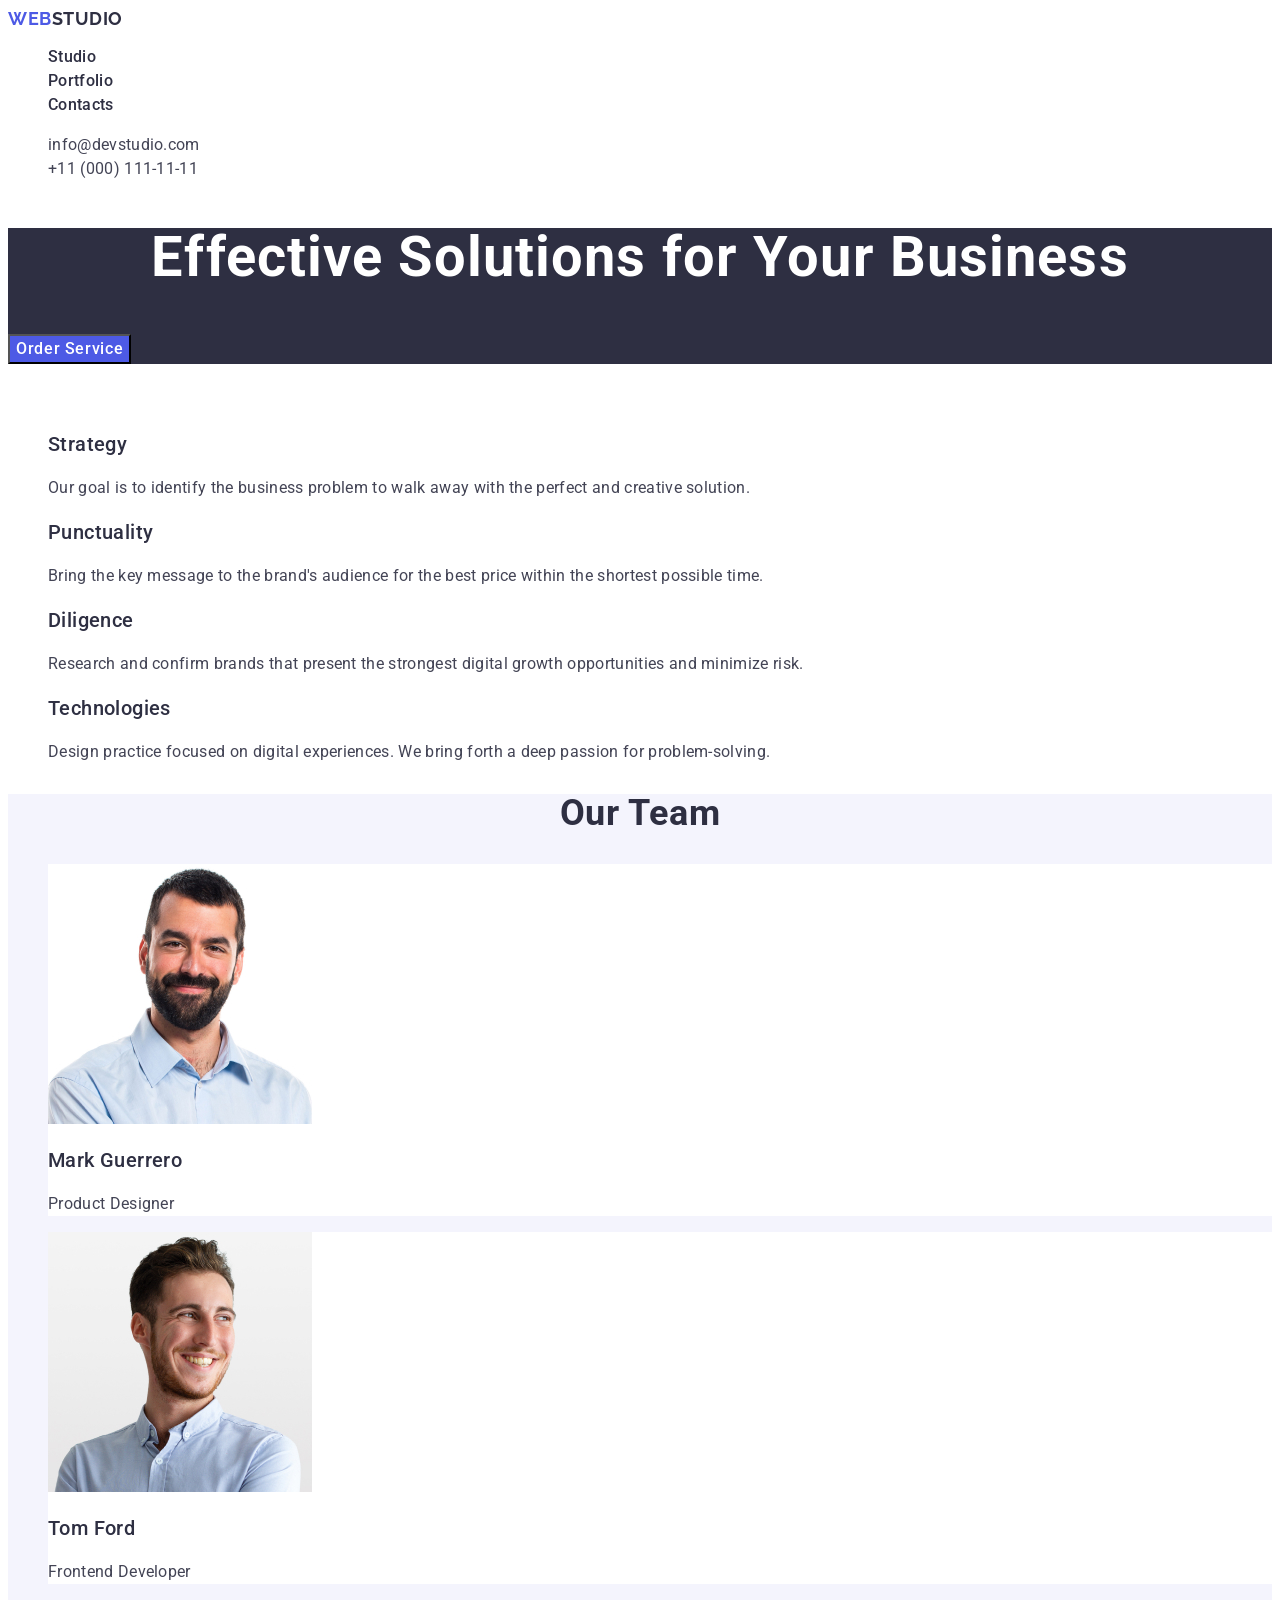
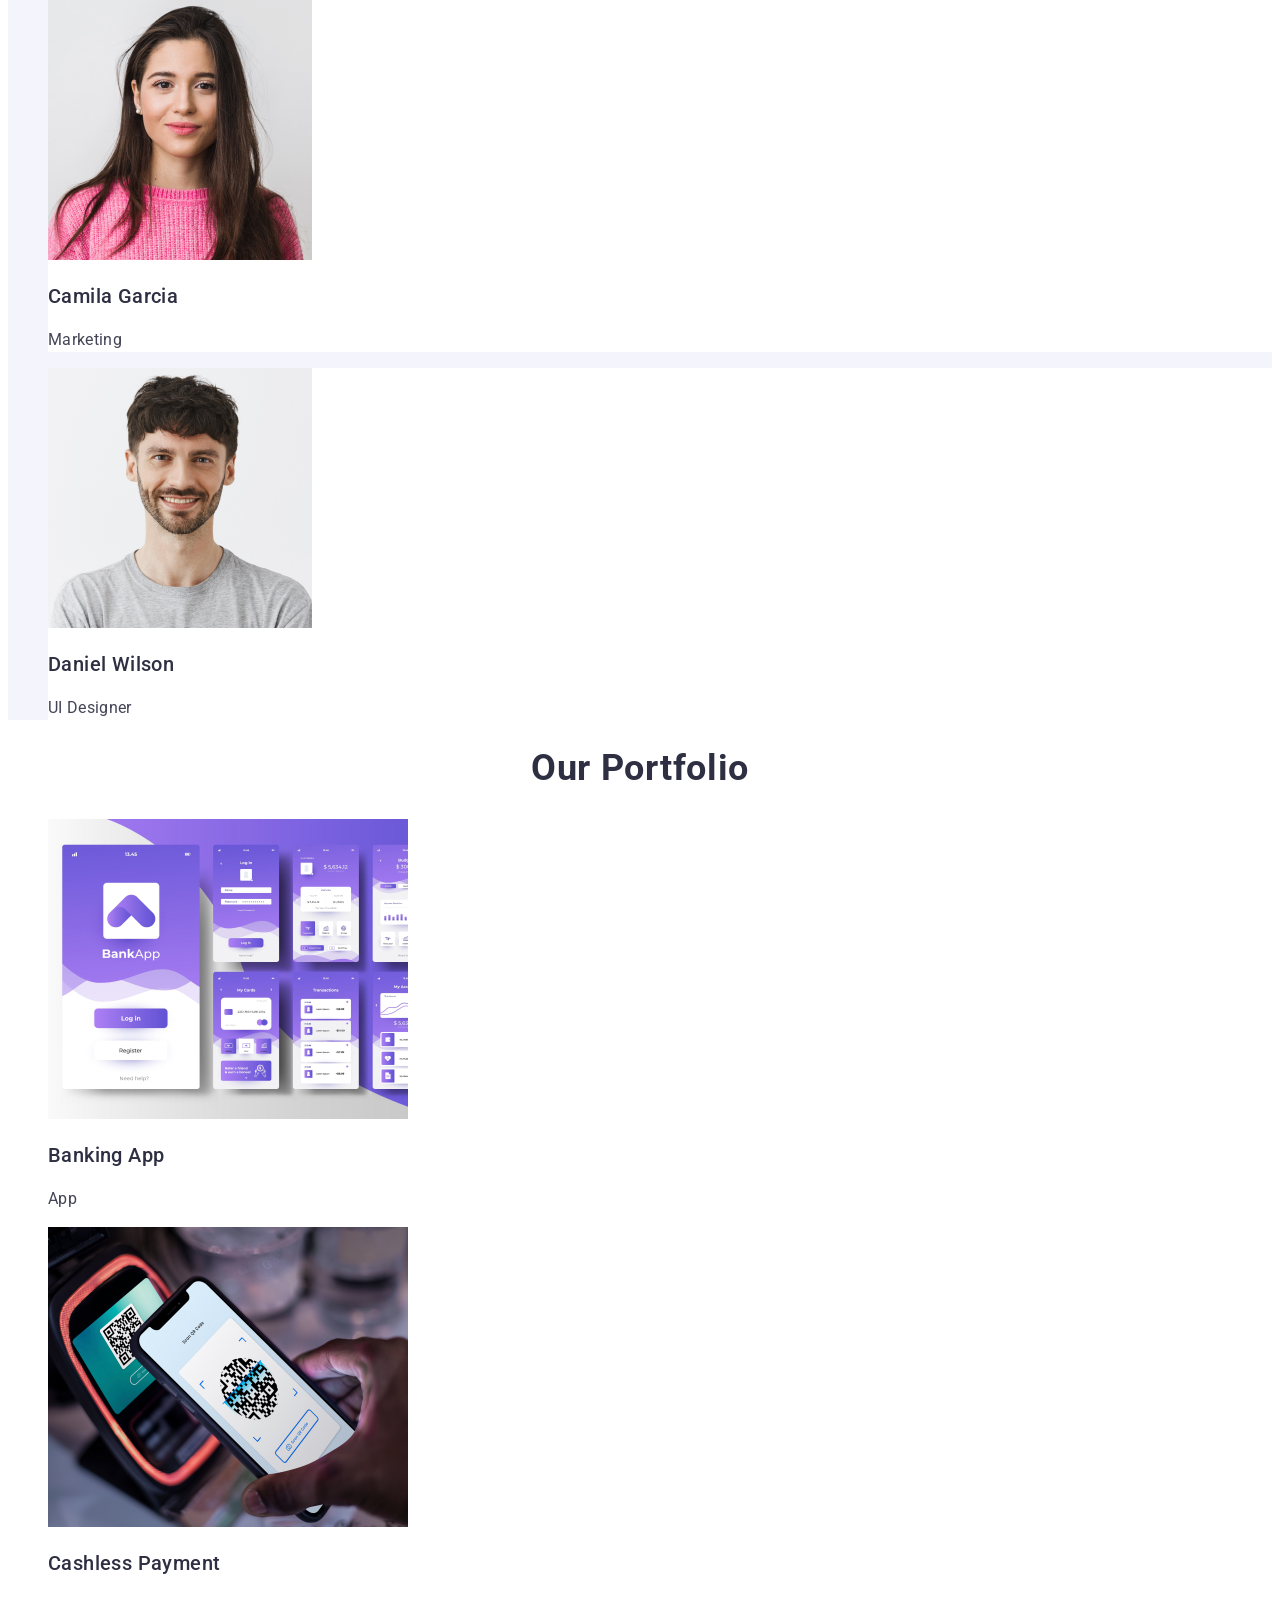
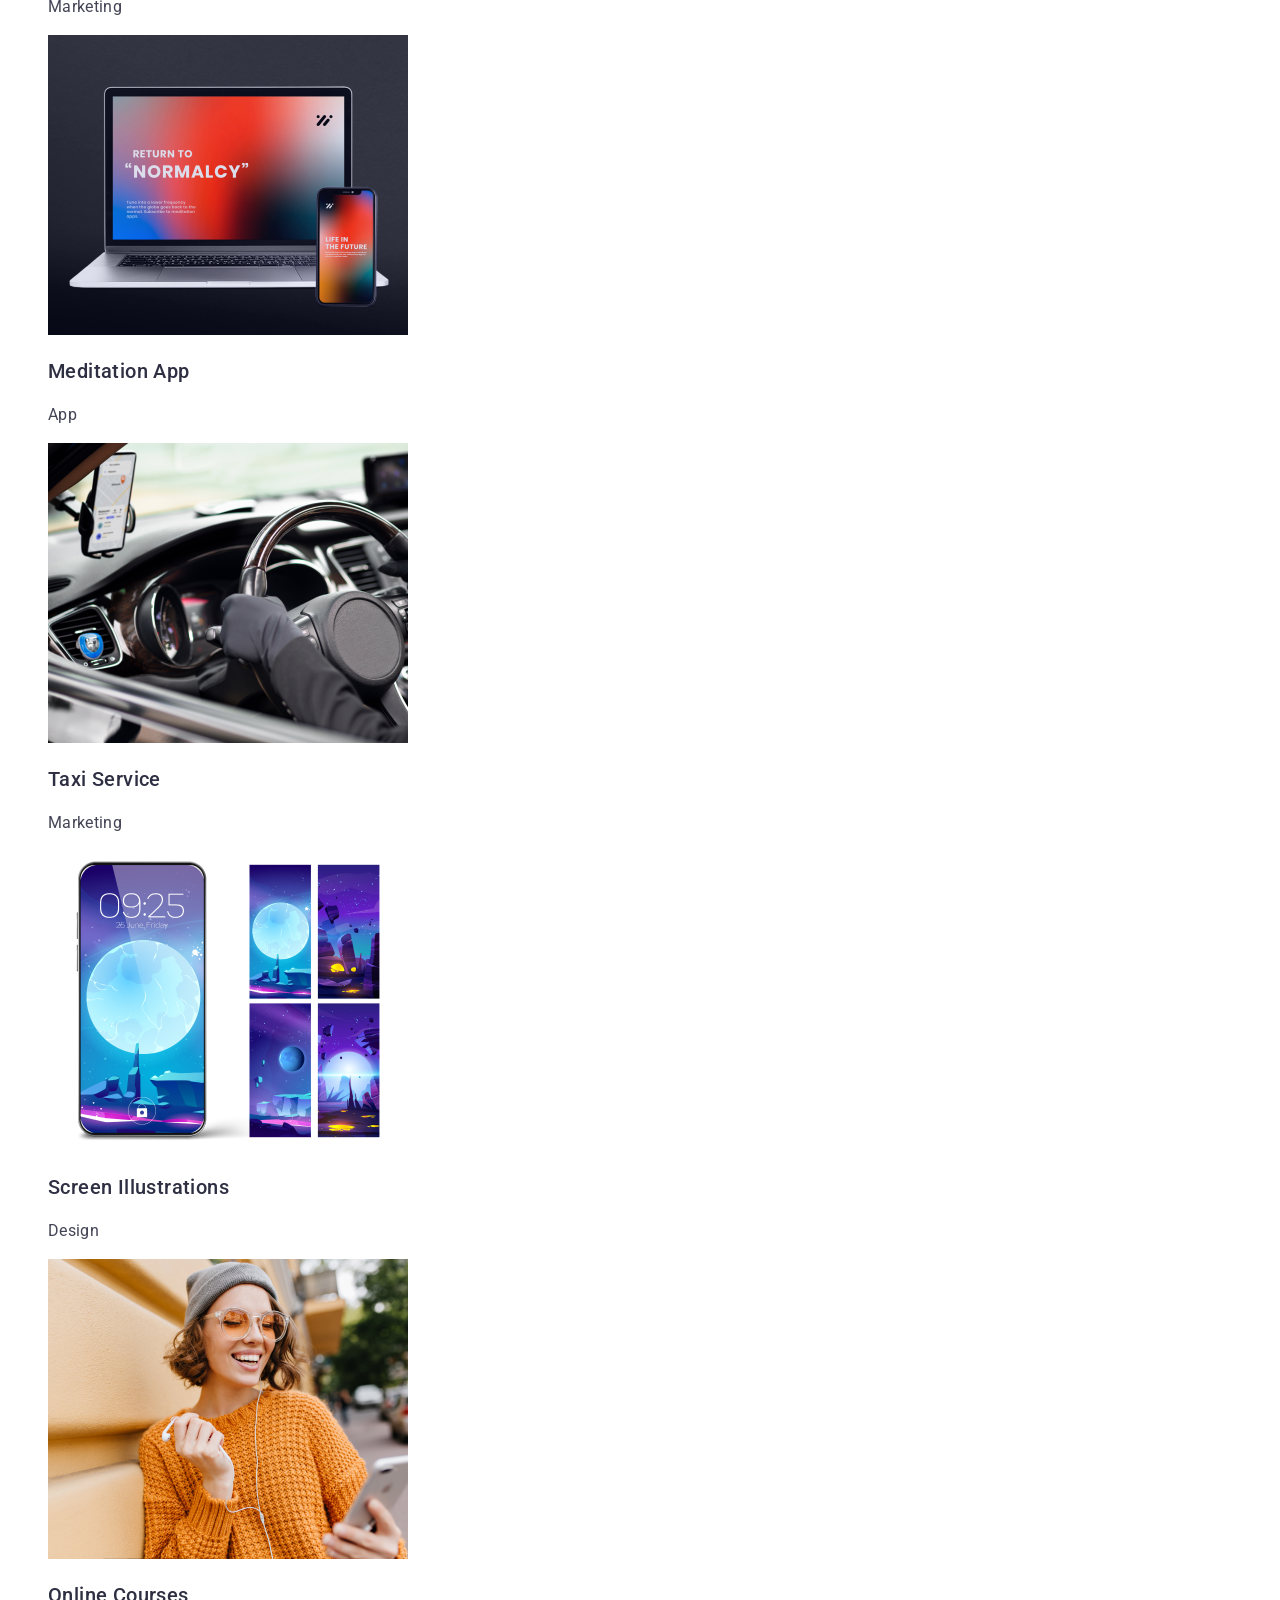
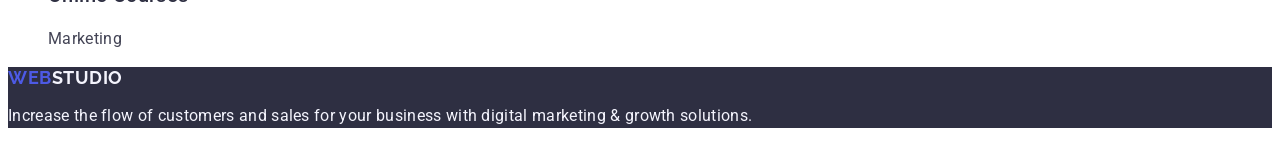
<file: index.html>
<!DOCTYPE html>
<html lang="en">
<head>
    <meta charset="UTF-8">
    <meta name="viewport" content="width=device-width, initial-scale=1.0">
    <title>Document</title>
    <link rel="stylesheet" href="https://cdnjs.com/libraries/modern-normalize">
    <link rel="preconnect" href="https://fonts.googleapis.com">
    <link rel="preconnect" href="https://fonts.gstatic.com" crossorigin>
    <link
        href="https://fonts.googleapis.com/css2?family=Raleway:ital,wght@0,700;1,700&family=Roboto:wght@400;500;700&display=swap"
        rel="stylesheet">
    <link href="./css/styles.css" rel="stylesheet">
</head>
<body>
    <header>
        <nav>
            <a class="logo" href="./index.html">Web<span class="studio">Studio</span></a>
            <ul class="navigation">
                <li>
                    <a class="link" href="./index.html">Studio</a>
                </li>
                <li>
                    <a class="link" href="">Portfolio</a>
                </li>
                <li>
                    <a class="link" href="">Contacts</a>
                </li>
            </ul>
        </nav>
        <address class="contacts">
            <ul>
                <li>
                    <a class="link" href="mailto:info@devstudio.com">info@devstudio.com</a>
                </li>
                <li>
                    <a class="link" href="tel:+110001111111">+11 (000) 111-11-11</a>
                </li>
            </ul> 
        </address>
    </header>
    <main>
        <!--hero-->
        <section class="hero">
            <h1 class="main-title">Effective Solutions for Your Business</h1>
            <button class="order-button" type="button">Order Service</button>
        </section>
        <!--features-->
        <section class="features">
            <h2 class="trns-text">features</h2>
            <ul class="features-list">
                <li>
                    <h3 class="features-name">Strategy</h3>
                    <p class="text">
                    Our goal is to identify the business problem to walk away with the perfect and creative solution.
                    </p>
                </li>
                <li>
                    <h3 class="features-name">Punctuality</h3>
                    <p class="text">
                    Bring the key message to the brand's audience for the best price within the shortest possible time.
                    </p>
                </li>
                <li>
                    <h3 class="features-name">Diligence</h3>
                    <p class="text">
                    Research and confirm brands that present the strongest digital growth opportunities and minimize risk.
                    </p>
                </li>
                <li>
                    <h3 class="features-name">Technologies</h3>
                    <p class="text">
                    Design practice focused on digital experiences. We bring forth a deep passion for problem-solving.
                    </p>
                </li>
            </ul>
        </section>
        <!--team-->
        <section class="team">
            <h2 class="title">Our Team</h2>
            <ul class="team-list">
                <li class="team-card">
                    <img src="./images/1.jpg" alt="Mark Guerrero" 
                    width=264 
                    height=260>
                    <h3 class="member-name">Mark Guerrero</h3>
                    <p class="member-position">Product Designer</p>
                </li>
                <li class="team-card">
                    <img src="./images/2.jpg" alt="Tom Ford" 
                    width=264 
                    height=260>
                    <h3 class="member-name">Tom Ford</h3>
                    <p class="member-position">Frontend Developer</p>
                </li>
                <li class="team-card">
                    <img src="./images/3.jpg" alt="Camila Garcia" 
                    width=264 
                    height=260>
                    <h3 class="member-name">Camila Garcia</h3>
                    <p class="member-position">Marketing</p>
                </li>
                <li class="team-card">
                    <img src="./images/4.jpg" alt="Daniel Wilson" 
                    width=264 
                    height=260>
                    <h3 class="member-name">Daniel Wilson</h3>
                    <p class="member-position">UI Designer</p>
                </li>
            </ul>
        </section>
        <!--portfolio-->
        <section class="portfolio">
            <h2 class="title">Our Portfolio</h2>
            <ul class="portfolio-list">
                <li class="portfolio-card">
                    <img src="./images/5.jpg" alt="Banking App"
                    width=360
                    height=300>
                    <h3 class="product-name">Banking App</h3>
                    <p class="product-type">App</p>
                </li>
                <li class="portfolio-card">
                    <img src="./images/6.jpg" alt="Cashless Payment" 
                    width=360 
                    height=300>
                    <h3 class="product-name">Cashless Payment</h3>
                    <p class="product-type">Marketing</p>
                </li>
                <li class="portfolio-card">
                    <img src="./images/7.jpg" alt="Meditation App" 
                    width=360 
                    height=300>
                    <h3 class="product-name">Meditation App</h3>
                    <p class="product-type">App</p>
                </li>
                <li class="portfolio-card">
                    <img src="./images/8.jpg" alt="Taxi Service" 
                    width=360 
                    height=300>
                    <h3 class="product-name">Taxi Service</h3>
                    <p class="product-type">Marketing</p>
                </li>
                <li class="portfolio-card">
                    <img src="./images/9.jpg" alt="Screen Illustrations" 
                    width=360 
                    height=300>
                    <h3 class="product-name">Screen Illustrations</h3>
                    <p class="product-type">Design</p>
                </li>
                <li class="portfolio-card">
                    <img src="./images/10.jpg" alt="Online Courses" 
                    width=360 
                    height=300>
                    <h3 class="product-name">Online Courses</h3>
                    <p class="product-type">Marketing</p>
                </li>
            </ul>
        </section>
    </main>
    <footer class="footer">
        <!--logo-->
        <a class="logo" href="./index.html">Web<span class="footer-logo">Studio</span></a>
        <p class="footer-text">Increase the flow of customers and sales for your business with digital marketing & growth solutions.</p>
    </footer>
</body>
</html>
</file>
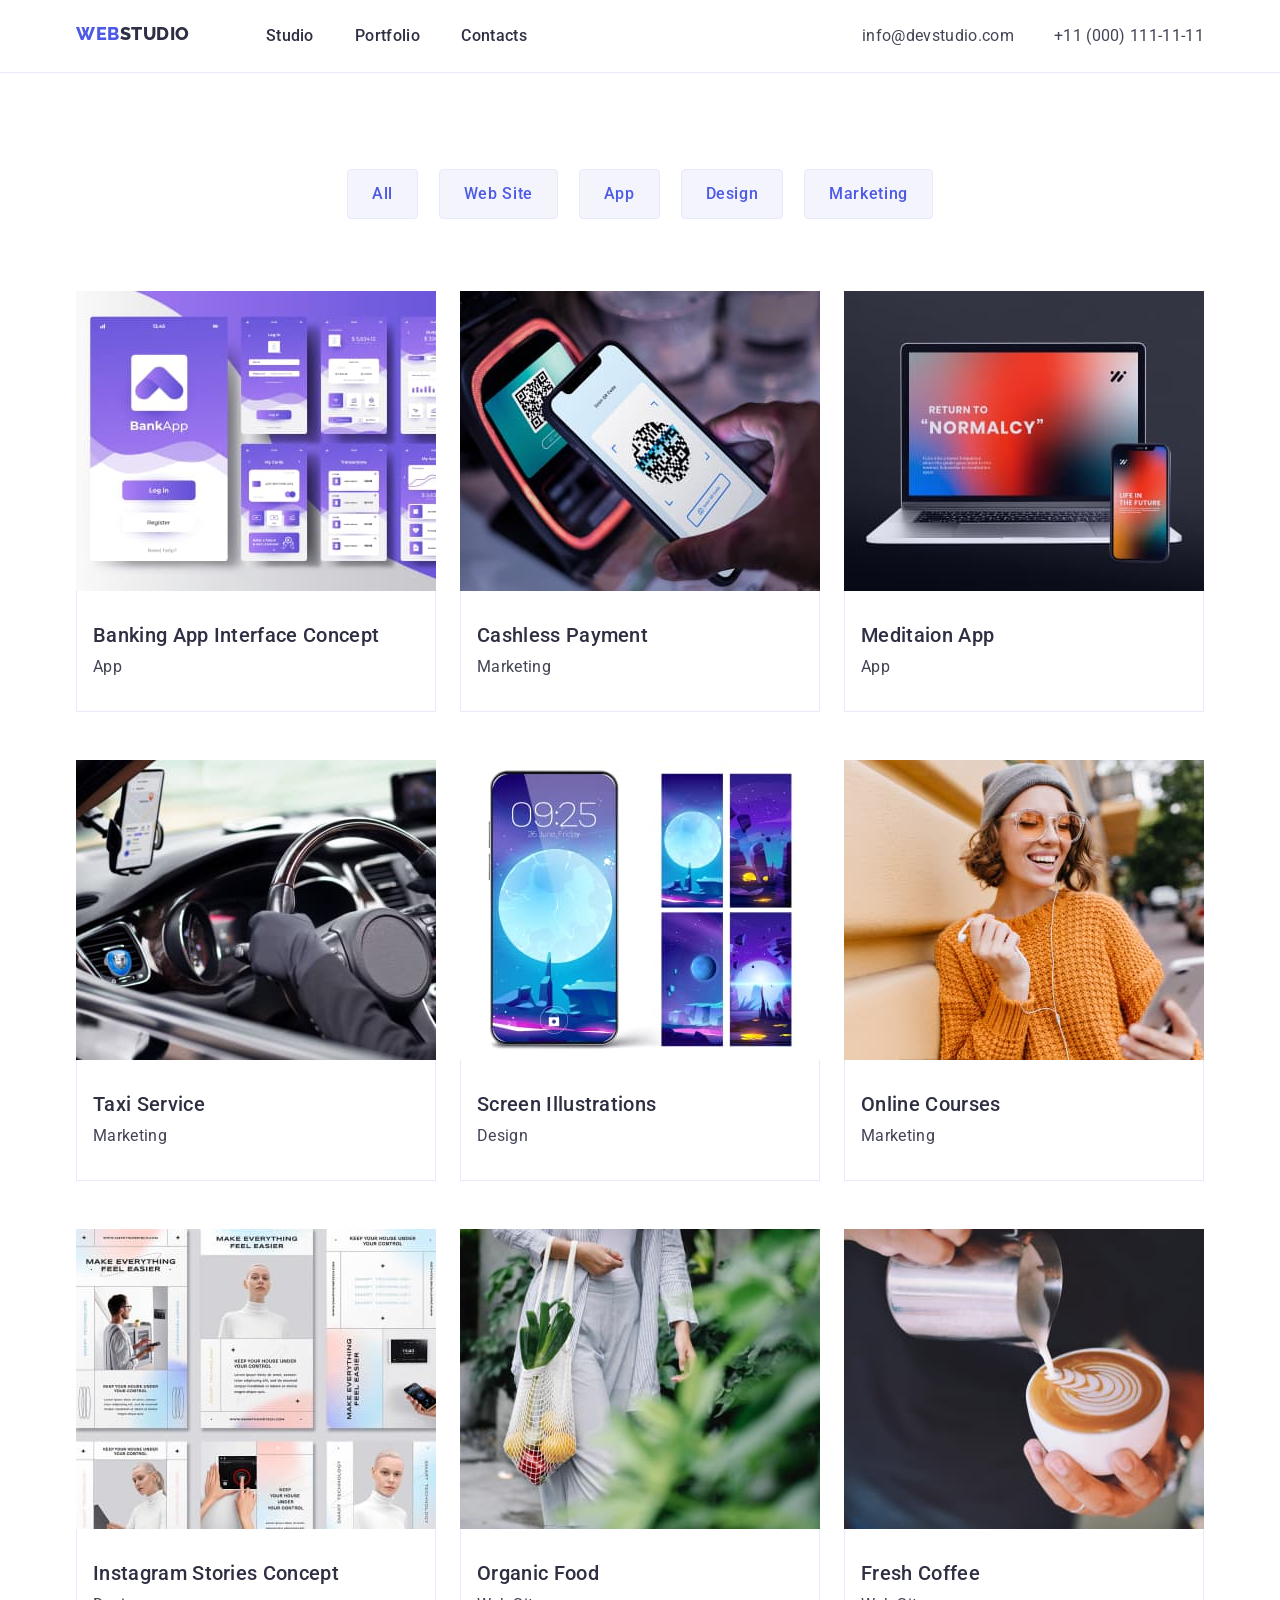
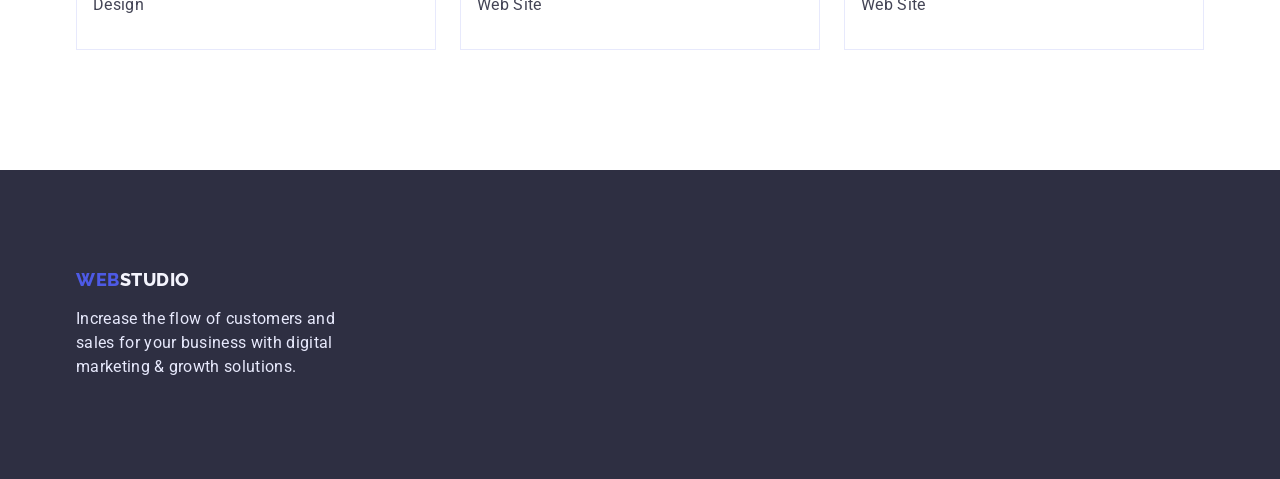
<file: portfolio.html>
<!DOCTYPE html>
<html lang="en">
<head>
    <meta charset="UTF-8">
    <meta http-equiv="X-UA-Compatible" content="IE=edge">
    <meta name="viewport" content="width=device-width, initial-scale=1.0">
    <title>Document</title>
    <link rel="preconnect" href="https://fonts.googleapis.com">
    <link rel="preconnect" href="https://fonts.gstatic.com" crossorigin>
    <link
        href="https://fonts.googleapis.com/css2?family=Montserrat:wght@400;500;600&family=Raleway:wght@800&family=Roboto:wght@400;500;700;900&display=swap"
        rel="stylesheet">
    <link rel="stylesheet" href="https://cdn.jsdelivr.net/npm/modern-normalize@1.1.0/modern-normalize.min.css">
    <link rel="stylesheet" href="./css/style.css">
</head>
<body>
    <header class="header">
        <div class="container">
            <nav class="nav-container">
                <a class="logo" href="./index.html"><span>Web</span>Studio</a>
                <ul class="site-nav list link-container">
                    <li><a class="chapter" href="">Studio</a></li>
                    <li><a class="chapter" href="./portfolio.html">Portfolio</a></li>
                    <li><a class="chapter" href="">Contacts</a></li>
                </ul>
            </nav>
            <address class="contacts">
                <ul class="contacts-container list">
                    <li><a class="mail" href="mailto:info@devstudio.com">info@devstudio.com</a></li>
                    <li><a class="tel" href="tel:+110001111111">+11 (000) 111-11-11</a></li>
                </ul>
            </address>
        </div>
    </header>
    <main>
        <section class="section-portfolio">
            <!--Our projects-->
            <h1 class="visually-hidden">Our projects</h1>
            <ul class="filter list container-btn">
                <li><button class="radio-filter" type="button">All</button></li>
                <li><button class="radio-filter" type="button">Web Site</button></li>
                <li><button class="radio-filter" type="button">App</button></li>
                <li><button class="radio-filter" type="button">Design</button></li>
                <li><button class="radio-filter" type="button">Marketing</button></li>
            </ul>
            <div class="container">  
                <ul  class="reference list works-list">
                    <li class="reference">
                        <a class="reference-item" href="">
                            <img src="./images/banking.jpg" alt="banking app" width="360">
                            <div class="card-content">
                                <h2 class="reference-name">Banking App Interface Concept</h2>
                                <p class="reference-type">App</p>
                            </div>
                        </a>
                    </li>
                    <li class="reference">
                        <a class="reference-item" href="">
                            <img src="./images/payment.jpg" alt="payment with phone" width="360">
                            <div class="card-content">
                                <h2 class="reference-name">Cashless Payment</h2>
                                <p class="reference-type">Marketing</p>
                            </div>
                        </a>
                    </li>
                    <li class="reference">
                        <a class="reference-item" href="">
                            <img src="./images/meditation.jpg" alt="maditation app" width="360">
                            <div class="card-content">
                                <h2 class="reference-name">Meditaion App</h2>
                                <p class="reference-type">App</p>
                            </div>
                        </a>
                    </li>
                    <li class="reference">
                        <a class="reference-item" href="">
                            <img src="./images/taxi.jpg" alt="taxi" width="360">
                            <div class="card-content">
                                <h2 class="reference-name">Taxi Service</h2>
                                <p class="reference-type">Marketing</p>
                            </div>
                        </a>
                    </li>
                    <li class="reference">
                        <a class="reference-item" href="">
                            <img src="./images/screen.jpg" alt="phone screen" width="360">
                            <div class="card-content">
                                <h2 class="reference-name">Screen Illustrations</h2>
                                <p class="reference-type">Design</p>
                            </div>
                        </a>
                    </li>
                    <li class="reference">
                        <a class="reference-item" href="">
                            <img src="./images/courses.jpg" alt="student" width="360">
                            <div class="card-content">
                                <h2 class="reference-name">Online Courses</h2>
                                <p class="reference-type">Marketing</p>
                            </div>
                        </a>
                    </li>
                    <li class="reference">
                        <a class="reference-item" href="">
                            <img src="./images/instagram.jpg" alt="instagram" width="360">
                            <div class="card-content">
                                <h2 class="reference-name">Instagram Stories Concept</h2>
                                <p class="reference-type">Design</p>
                            </div>
                        </a>
                    </li>
                    <li class="reference">
                        <a class="reference-item" href="">
                            <img src="./images/food.jpg" alt="purchase" width="360">
                            <div class="card-content">
                                <h2 class="reference-name">Organic Food</h2>
                                <p class="reference-type">Web Site</p>
                            </div>
                        </a>
                    </li>
                    <li class="reference">
                        <a class="reference-item" href="">
                            <img src="./images/coffee.jpg" alt="cup of coffee" width="360">
                            <div class="card-content">
                                <h2 class="reference-name">Fresh Coffee</h2>
                                <p class="reference-type">Web Site</p>
                            </div>
                        </a>
                    </li>
                </ul>
            </div>
        </section>
    </main>
    <footer class="portfolio-footer">
        <div class="container footer-container">
            <a class="logo footer" href="./index.html"><span>Web</span>Studio</a>
            <p class="footer-text">Increase the flow of customers and sales for your business with digital marketing
                & growth solutions.</p>
        </div>
    </footer>
</body>
</html>
</file>
<file: css/styles.css>
:root {
    --primary-brand: #4D5AE5;
    --pressed-state: #404BBF;
    --dark: #2E2F42;
    --success: #31D0AA;
    --text: #434455;
    --subtle-text: #8E8F99;
    --accent: #E7E9FC;
    --light: #F4F4FD;
    --modal-overlay: rgba(46, 47, 66, 0.4);
    --hero-background: rgba(46, 47, 66, 0.7);
    --white-background: #FFFFFF;
    --modal-background: #FCFCFC;
}

body {
    font-family: "Roboto", sans-serif;
    color: var(--text);
    background-color: #FFFFFF;
}

a {
    text-decoration-line: none;
}

ul, ol {
    list-style-type: none;
}

.logo {
    font-family: "Raleway", sans-serif;
    font-weight: 700;
    font-size: 18px;
    line-height: 1.17;
    letter-spacing: 0.03em;
    text-transform: uppercase;
    color: var(--primary-brand);
}

.logo .studio {
    color: var(--dark);
}

.navigation .link {
    font-weight: 500;        
    line-height: 1.5;
    letter-spacing: 0.02em;
    color: var(--dark);
}

.navigation .link:hover {
    color: var(--pressed-state);
}

.navigation .link:focus {
    color: var(--pressed-state);
    text-decoration: underline;
}

.contacts {
    font-style: normal;
}

.contacts .link {
    line-height: 1.5;
    letter-spacing: 0.02em;
    color: var(--text);
}

.contacts .link:hover,
.contacts .link:focus {
    color: var(--pressed-state);
}

.hero {
    background-color: #2E2F42;
}

.main-title {
    font-weight: 700;
    font-size: 56px;
    line-height: 1.07;
    letter-spacing: 0.02em;
    text-align: center;
    color: var(--white-background);
}

.order-button {
    font-family: inherit;
    font-size: 16px;
    cursor: pointer;
    background-color: var(--primary-brand);
    font-weight: 500;
    line-height: 1.5;
    letter-spacing: 0.04em;
    color: var(--white-background);
}

.order-button:hover,
.order-button:focus {
    background-color: var(--pressed-state);
}

.trns-text {
    color: transparent;
}

.features-list .features-name {
    font-weight: 500;
    font-size: 20px;
    line-height: 1.2;
    letter-spacing: 0.02em;
    color: var(--dark);
}

.features-list .text {
    font-size: 16px;
    line-height: 1.5;
    letter-spacing: 0.02em;
    color: inherit;
}

.team {
    background-color: var(--light)
}

.team .title {
    font-weight: 700;
    font-size: 36px;
    line-height: 1.11;
    letter-spacing: 0.02em;
    text-transform: capitalize;
    text-align: center;
    color: var(--dark);
}

.team-card {
    background-color: var(--white-background);
}

.member-name {
    font-weight: 500;
    font-size: 20px;
    line-height: 1.2;
    letter-spacing: 0.02em;
    color: var(--dark);
}

.member-position {
    font-size: 16px;
    line-height: 1.5;
    letter-spacing: 0.02em;
}

.portfolio .title  {
    font-weight: 700;
    font-size: 36px;
    line-height: 1.11;
    letter-spacing: 0.02em;
    text-transform: capitalize;
    text-align: center;
    color: var(--dark);
}

.product-name {
    font-weight: 500;
    font-size: 20px;
    line-height: 1.2;
    letter-spacing: 0.02em;
    color: var(--dark);
}

.product-type {
    font-size: 16px;
    line-height: 1.5;
    letter-spacing: 0.02em;
    color: inherit;
}

.footer {
    background-color: var(--dark);
}

.logo .footer-logo {
    color: var(--light);
}
.footer-text {
    line-height: 1.5;
    letter-spacing: 0.02em;
    color: var(--light);
}
</file>
<file: css/style.css>
/* general settings */

html {
    box-sizing: border-box;
}

*,
*::after,
*::before {
    box-sizing: inherit;
}

:root {
    --iris: #4D5AE5;
    --ocean: #404BBF;
    --green: #31D0AA;
    --cloud: #F4F4FD;
    --navy-blue: #2E2F42;
    --slate: #434455;
    --light-slate: #8E8F99;
    --cornflower: #E7E9FC;
    --white: #FFFFFF;
    --navy-blue-modal: #2E2F42;
    --grey: #2E2F42;

    --card-set-gap: 24px;
    --card-set-gap-top: 48px;v
}
body {
    background-color: var(--white);
    color: var(--slate);
    font-family: Roboto, sans-serif;
    letter-spacing: 0.02em;
}
.list {
    padding: 0;
    margin: 0 auto 0 auto;
    list-style-type: none;
}

img {
    display: block;
    min-width: 100%;
    height: auto;
}

.container {
    display: flex;
    margin-left: auto;
    margin-right: auto;
    width: 1158px;
    justify-content: space-between;
    padding-left: 15px;
    padding-right: 15px;
}

/* header */

.header {
    border-bottom: 1px solid var(--cornflower);
    padding-top: 24px;
    padding-bottom: 24px;
}

.logo {
    color: var(--navy-blue);
    font-family: 'Raleway';
    font-weight: 800;
    font-size: 18px;
    line-height: 1.14;
    letter-spacing: 0.03em;
    text-transform: uppercase;
    text-decoration: none;
}
.logo span {
    color: var(--iris);
}
.chapter {
    font-weight: 500;
    font-size: 16px;
    line-height: 1.5;
    color: var(--navy-blue);
    text-decoration: none;
}
.site-nav .chapter:active,
.site-nav .chapter:hover,
.site-nav .chapter:focus {
    color: var(--ocean);
}

.mail, .tel {
    font-style: normal;
    font-weight: 400;
    font-size: 16px;
    line-height: 1.5;
    color: inherit;
    text-decoration: none;
}
.mail:hover,
.mail:focus,
.tel:hover,
.tel:focus {
    color: var(--ocean);
}

.nav-container {
    display: flex;
}

.link-container {
    min-width: 261px;
    display: flex;
    justify-content: space-between;
    margin-left: 76px;
}

.contacts-container {
    display: flex;
    margin-left: auto;
}

.mail {
    margin-right: 40px;
    flex-basis: auto;
}

.tel {
    flex-basis: auto;
}

/* hero */

.hero {
    background: #2E2F42;
    color: var(--white);
    padding-top: 188px;
    padding-bottom: 188px;
}

.hero-container {
    flex-direction: column;
}

.hero-title {
    font-weight: 700;
    font-size: 56px;
    line-height: 1.07;
    text-align: center;
    margin-left: auto;
    margin-right: auto;
    margin-top: 0px;
    margin-bottom: 48px;
}

.hero-button {
    background: #4D5AE5;
    font-weight: 500;
    font-size: 16px;
    line-height: 1.5;
    letter-spacing: 0.04em;
    color: inherit;
    min-width: 169px;
    padding: 16px 32px;
    box-shadow: 0px 4px 4px rgba(0, 0, 0, 0.15);
    border-radius: 4px;
    border: none;
    cursor: pointer;
    align-items: center;
    margin-left: auto;
    margin-right: auto;
}

.hero-button:hover {
    background: var(--ocean);}

/* what we are */

.section {
    padding-top: 120px;
    padding-bottom: 120px;
}

.visually-hidden {
    position: absolute;
    white-space: nowrap;
    width: 1px;
    height: 1px;
    overflow: hidden;
    border: 0;
    padding: 0;
    clip: rect(0 0 0 0);
    clip-path: inset(50%);
    margin: -1px;
}

.section-title {
    margin-top: 0;
    margin-bottom: 72px;
    color: var(--navy-blue);
    font-weight: 700;
    font-size: 36px;
    line-height: 1.11;
    text-align: center;
    letter-spacing: 0.02em;
    text-transform: capitalize;
}

.qualities-list {
    padding-top: 0;
}

.quality-title {
    font-weight: 500;
    font-size: 20px;
    line-height: 1.2;
    color: var(--navy-blue);
    margin-top: 0;
    margin-bottom: 8px;
}
.quality.text {
    font-size: 16px;
    line-height: 1.5;
    margin-top: 0;
    margin-bottom: 0;
}

.qualities-list > .qualities:last-child{
    margin-right: 0;
}

/* What are we doing & Team*/

.products-container {
    flex-direction: column;
}

.products.list {
    display: flex;
    flex-wrap: wrap;
    justify-content: space-between;
    margin-left: calc(-1 * var(--card-set-gap));
    margin-top: calc(-1 * var(--card-set-gap));
}

.products-item {
    flex-basis: calc(100% / 3 - var(--card-set-gap));

    outline-offset: 1px solid var(--cornflower);
    margin-left: var(--card-set-gap);
    margin-top: var(--card-set-gap);
}

/* our team */

.team {
    margin-top: 120px;
}

.team-container {
    flex-direction: column;
    padding-top: 120px;
    padding-bottom: 120px;
}

.team.list {
    display: flex;
    justify-content: space-between;
    margin-left: calc(-1 * var(--card-set-gap));
    margin-top: calc(-1 * var(--card-set-gap-top));
}

.member {
    margin-left: var(--card-set-gap);
    margin-top: var(--card-set-gap-top);
    background-color: var(--white);
    flex-basis: calc(100% / 4 - var(--card-set-gap));
    box-shadow: 0px 1px 6px rgba(46, 47, 66, 0.08),
        0px 1px 1px rgba(46, 47, 66, 0.16), 0px 2px 1px rgba(46, 47, 66, 0.08);
    border-radius: 0px 0px 4px 4px;
}

.name {
    margin-top: 0;
    margin-bottom: 8px;
    color: var(--navy-blue);
    font-weight: 500;
    font-size: 20px;
    line-height: 1.2;
    letter-spacing: 0.02em;
    text-align: center;
}

.profession {
    margin-top: 0;
    margin-bottom: 0;
    text-align: center;
    font-size: 16px;
    line-height: 1.5;
}


/* footer */

.footer-text {
    padding-top: 0;
    padding-bottom: 0;
    margin-top: 16;
    margin-bottom: 0;
    color: var(--cornflower);
    font-size: 16px;
    line-height: 1.5;
    letter-spacing: 0.02em;
    width: 264px;
}

.footer-container {
    flex-direction: column;
    justify-content: space-around;
    flex-basis: auto;
}

.main-footer,
.portfolio-footer {
    background: #2E2F42;
    padding-top: 100px;
    padding-bottom: 100px;
}
.logo.footer {
    color: var(--cloud);
}

/* portfolio */

.section-portfolio {
    padding-top: 96px;
    padding-bottom: 120px;
}

/* portfolio filter */

.radio-filter {
    display: inline-block;
    padding: 12px 24px;
    font-family: inherit;
    font-weight: 500;
    line-height: 1.5;
    text-align: center;
    letter-spacing: 0.04em;
    color: var(--iris);
    background: var(--cloud);
    cursor: pointer;
    align-items: center;
    text-align: center;
    border: 1px solid #e7e9fc;
    border-radius: 4px;
}

.radio-filter:hover,
.radio-filter:focus {
    color: var(--white);
    background-color: var(--ocean);
}

/* our projects */

.container-btn {
    display: flex;
    justify-content: space-between;
    margin-left: auto;
    margin-right: auto;
    width: 586px;
    margin-bottom: 72px;
}

.reference-item {
    text-decoration: none;
    color: inherit;
}

.card-content {
    border: 1px solid var(--cornflower);
    border-top: hidden;
    padding: 32px 16px;
}

.reference-name {
    font-weight: 500;
    font-size: 20px;
    line-height: 1.2;
    color: var(--navy-blue);
    margin-top: 0;
    margin-bottom: 8px;
}

.reference-type {
    font-size: 16px;
    line-height: 1.5;
    margin-top: 0;
    margin-bottom: 0;
}

.works-list {
    display: flex;
    flex-wrap: wrap;
    justify-content: space-between;
    margin-left: calc(-1 * var(--card-set-gap));
    margin-top: calc(-1 * var(--card-set-gap-top));
}

.works-list>.reference {
    flex-basis: calc(100% / 3 - var(--card-set-gap));

    margin-left: var(--card-set-gap);
    margin-top: var(--card-set-gap-top);
}
</file>
